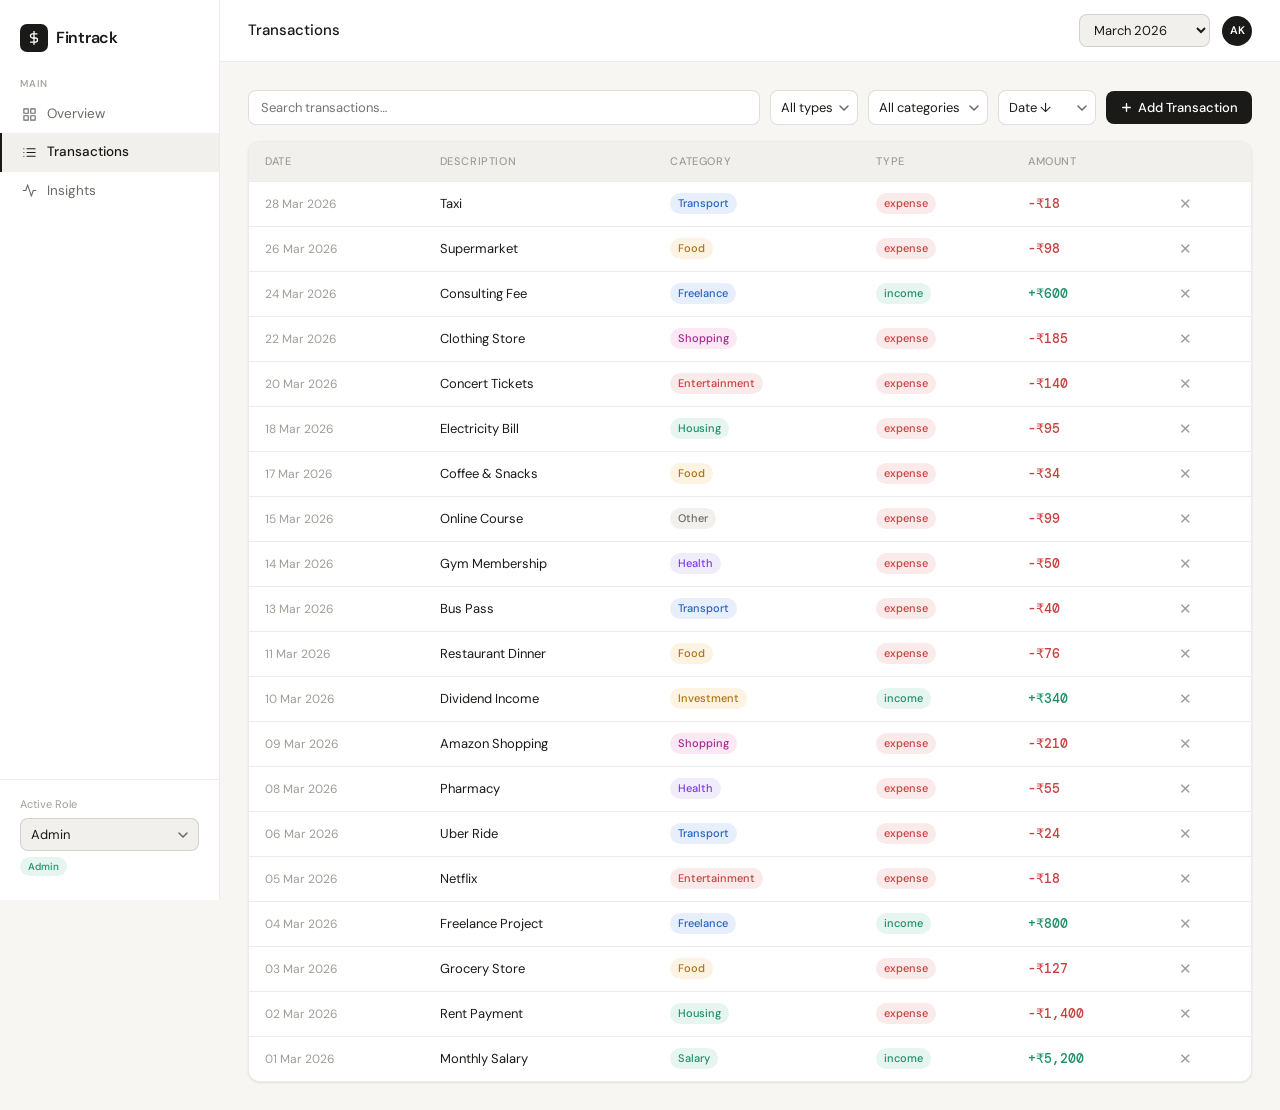
<file: pages/transactions.html>
<!DOCTYPE html>
<html lang="en">
<head>
  <meta charset="UTF-8" />
  <meta name="viewport" content="width=device-width, initial-scale=1.0" />
  <title>Transactions — Fintrack</title>
  <link href="https://fonts.googleapis.com/css2?family=DM+Sans:wght@300;400;500;600&family=DM+Mono:wght@400;500&display=swap" rel="stylesheet" />
  <link rel="stylesheet" href="../style.css" />
</head>
<body>

<div class="sidebar-overlay"></div>

<div class="shell">

  <aside class="sidebar" id="sidebar-mount"></aside>

  <div class="main">
    <header class="topbar" id="topbar-mount"></header>

    <div class="content">

      <!-- Toolbar -->
      <div class="tx-toolbar">
        <input type="text" id="txSearch" class="tx-search" placeholder="Search transactions…" />
        <select id="txType" class="tx-filter">
          <option value="all">All types</option>
          <option value="income">Income</option>
          <option value="expense">Expense</option>
        </select>
        <select id="txCategory" class="tx-filter">
          <option value="all">All categories</option>
          <option>Food</option><option>Transport</option><option>Housing</option>
          <option>Entertainment</option><option>Health</option><option>Shopping</option>
          <option>Salary</option><option>Freelance</option><option>Investment</option><option>Other</option>
        </select>
        <select id="txSort" class="tx-sort">
          <option value="date-desc">Date ↓</option>
          <option value="date-asc">Date ↑</option>
          <option value="amount-desc">Amount ↓</option>
          <option value="amount-asc">Amount ↑</option>
        </select>
        <button id="addTxBtn" class="add-btn">
          <svg width="13" height="13" viewBox="0 0 24 24" fill="none" stroke="currentColor" stroke-width="2.5" stroke-linecap="round">
            <line x1="12" y1="5" x2="12" y2="19"/><line x1="5" y1="12" x2="19" y2="12"/>
          </svg>
          Add Transaction
        </button>
      </div>

      <!-- Table -->
      <div class="tx-table-wrap">
        <table>
          <thead>
            <tr>
              <th data-sort="date">Date</th>
              <th data-sort="desc">Description</th>
              <th data-sort="category">Category</th>
              <th data-sort="type">Type</th>
              <th data-sort="amount">Amount</th>
              <th></th>
            </tr>
          </thead>
          <tbody id="txBody"></tbody>
        </table>
      </div>

    </div>
  </div>
</div>

<!-- Add Transaction Modal -->
<div class="modal-overlay" id="txModal">
  <div class="modal">
    <div class="modal-title">Add Transaction</div>
    <form id="txForm" onsubmit="return false">
      <div class="form-row">
        <label class="form-label" for="f-date">Date</label>
        <input type="date" id="f-date" class="form-input" value="2026-03-01" />
      </div>
      <div class="form-row">
        <label class="form-label" for="f-desc">Description</label>
        <input type="text" id="f-desc" class="form-input" placeholder="e.g. Grocery Store" />
      </div>
      <div class="form-row">
        <label class="form-label" for="f-category">Category</label>
        <select id="f-category" class="form-select">
          <option value="">Select category</option>
          <option>Food</option><option>Transport</option><option>Housing</option>
          <option>Entertainment</option><option>Health</option><option>Shopping</option>
          <option>Salary</option><option>Freelance</option><option>Investment</option><option>Other</option>
        </select>
      </div>
      <div class="form-row">
        <label class="form-label" for="f-type">Type</label>
        <select id="f-type" class="form-select">
          <option value="">Select type</option>
          <option value="income">Income</option>
          <option value="expense">Expense</option>
        </select>
      </div>
      <div class="form-row">
        <label class="form-label" for="f-amount">Amount (₹)</label>
        <input type="number" id="f-amount" class="form-input" placeholder="0" min="1" step="1" />
      </div>
    </form>
    <div class="modal-actions">
      <button class="btn-cancel" id="cancelBtn">Cancel</button>
      <button class="btn-save"   id="saveBtn">Save Transaction</button>
    </div>
  </div>
</div>

<div class="toast" id="toast"></div>

<script src="../js/data.js"></script>
<script src="../js/layout.js"></script>
<script src="../js/transactions.js"></script>
</body>
</html>
</file>
<file: style.css>
/* ── Reset ── */
*, *::before, *::after { box-sizing: border-box; margin: 0; padding: 0; }

/* ── Design tokens ── */
:root {
  --bg:         #f7f6f3;
  --surface:    #ffffff;
  --surface-2:  #f2f0ec;
  --border:     rgba(0,0,0,0.08);
  --border-md:  rgba(0,0,0,0.13);
  --text:       #1a1a18;
  --text-2:     #6b6a65;
  --text-3:     #9e9d98;
  --green:      #1d8f6a;
  --green-bg:   #e6f5ef;
  --red:        #c94040;
  --red-bg:     #fbeaea;
  --amber:      #b07014;
  --amber-bg:   #fdf3e3;
  --blue:       #2563c0;
  --blue-bg:    #e8effc;
  --purple:     #7c3aed;
  --purple-bg:  #f0ecfa;
  --accent:     #1a1a18;
  --radius:     12px;
  --radius-sm:  8px;
  --shadow:     0 1px 3px rgba(0,0,0,0.06), 0 1px 2px rgba(0,0,0,0.04);
}

/* ── Base ── */
body {
  font-family: 'DM Sans', sans-serif;
  background: var(--bg);
  color: var(--text);
  min-height: 100vh;
  font-size: 14px;
  line-height: 1.5;
}
a { text-decoration: none; color: inherit; }

/* ── App shell ── */
.shell { display: flex; min-height: 100vh; }

/* ── Sidebar ── */
.sidebar {
  width: 220px;
  background: var(--surface);
  border-right: 1px solid var(--border);
  display: flex;
  flex-direction: column;
  padding: 24px 0;
  position: fixed;
  top: 0; left: 0; bottom: 0;
  z-index: 100;
  transition: transform 0.25s;
}
.sidebar-logo {
  padding: 0 20px 24px;
  font-size: 16px;
  font-weight: 600;
  letter-spacing: -0.3px;
  display: flex;
  align-items: center;
  gap: 8px;
}
.logo-icon {
  width: 28px; height: 28px;
  background: var(--accent);
  border-radius: 7px;
  display: flex; align-items: center; justify-content: center;
  flex-shrink: 0;
}
.nav-section { flex: 1; }
.nav-label {
  font-size: 10px;
  font-weight: 500;
  text-transform: uppercase;
  letter-spacing: 0.8px;
  color: var(--text-3);
  padding: 0 20px;
  margin-bottom: 4px;
}
.nav-item {
  display: flex;
  align-items: center;
  gap: 10px;
  padding: 9px 20px;
  font-size: 13.5px;
  font-weight: 400;
  color: var(--text-2);
  cursor: pointer;
  border-left: 2px solid transparent;
  transition: background 0.12s, color 0.12s;
  user-select: none;
}
.nav-item:hover { background: var(--surface-2); color: var(--text); }
.nav-item.active {
  color: var(--text);
  background: var(--surface-2);
  border-left-color: var(--accent);
  font-weight: 500;
}
.nav-item svg { width: 15px; height: 15px; flex-shrink: 0; }
.sidebar-bottom {
  margin-top: auto;
  padding: 16px 20px 0;
  border-top: 1px solid var(--border);
}
.role-label { font-size: 11px; color: var(--text-3); margin-bottom: 6px; }
.role-select {
  width: 100%;
  padding: 7px 10px;
  border: 1px solid var(--border-md);
  border-radius: var(--radius-sm);
  background: var(--surface-2);
  font-family: inherit;
  font-size: 13px;
  color: var(--text);
  cursor: pointer;
  appearance: none;
  background-image: url("data:image/svg+xml,%3Csvg xmlns='http://www.w3.org/2000/svg' width='10' height='6' fill='none'%3E%3Cpath d='M1 1l4 4 4-4' stroke='%236b6a65' stroke-width='1.5' stroke-linecap='round'/%3E%3C/svg%3E");
  background-repeat: no-repeat;
  background-position: right 10px center;
}
.role-badge {
  display: inline-block;
  margin-top: 6px;
  font-size: 10px;
  font-weight: 500;
  padding: 2px 8px;
  border-radius: 20px;
  background: var(--green-bg);
  color: var(--green);
}
.role-badge.viewer { background: var(--blue-bg); color: var(--blue); }

/* ── Main ── */
.main { margin-left: 220px; flex: 1; min-width: 0; }

/* ── Topbar ── */
.topbar {
  background: var(--surface);
  border-bottom: 1px solid var(--border);
  padding: 14px 28px;
  display: flex;
  align-items: center;
  justify-content: space-between;
  position: sticky;
  top: 0;
  z-index: 50;
}
.page-title { font-size: 15px; font-weight: 500; }
.topbar-right { display: flex; align-items: center; gap: 12px; }
.month-select {
  padding: 6px 10px;
  border: 1px solid var(--border-md);
  border-radius: var(--radius-sm);
  font-family: inherit;
  font-size: 13px;
  background: var(--surface-2);
  color: var(--text);
  cursor: pointer;
}
.avatar {
  width: 30px; height: 30px;
  border-radius: 50%;
  background: var(--accent);
  color: #fff;
  display: flex; align-items: center; justify-content: center;
  font-size: 11px;
  font-weight: 600;
}
.hamburger {
  display: none;
  background: none;
  border: none;
  cursor: pointer;
  padding: 4px;
  color: var(--text);
}

/* ── Page content ── */
.content { padding: 28px; }
.section-title {
  font-size: 11px;
  font-weight: 500;
  text-transform: uppercase;
  letter-spacing: 0.8px;
  color: var(--text-3);
  margin-bottom: 14px;
}

/* ── Cards ── */
.cards-row {
  display: grid;
  grid-template-columns: repeat(4, 1fr);
  gap: 14px;
  margin-bottom: 28px;
}
.card {
  background: var(--surface);
  border: 1px solid var(--border);
  border-radius: var(--radius);
  padding: 18px 20px;
  box-shadow: var(--shadow);
}
.card-label { font-size: 12px; color: var(--text-3); margin-bottom: 8px; }
.card-value { font-size: 24px; font-weight: 600; letter-spacing: -0.5px; margin-bottom: 6px; }
.card-sub { font-size: 12px; display: flex; align-items: center; gap: 4px; }
.card-sub.up   { color: var(--green); }
.card-sub.down { color: var(--red);   }
.card-icon {
  width: 32px; height: 32px;
  border-radius: 8px;
  display: flex; align-items: center; justify-content: center;
  margin-bottom: 12px;
}
.card-icon.green  { background: var(--green-bg);  color: var(--green);  }
.card-icon.red    { background: var(--red-bg);    color: var(--red);    }
.card-icon.blue   { background: var(--blue-bg);   color: var(--blue);   }
.card-icon.amber  { background: var(--amber-bg);  color: var(--amber);  }

/* ── Chart cards ── */
.charts-row {
  display: grid;
  grid-template-columns: 1.6fr 1fr;
  gap: 14px;
  margin-bottom: 28px;
}
.chart-card {
  background: var(--surface);
  border: 1px solid var(--border);
  border-radius: var(--radius);
  padding: 20px;
  box-shadow: var(--shadow);
}
.chart-header {
  display: flex;
  align-items: flex-start;
  justify-content: space-between;
  margin-bottom: 18px;
}
.chart-title { font-size: 13px; font-weight: 500; }
.chart-sub   { font-size: 12px; color: var(--text-3); margin-top: 2px; }
.chart-canvas-wrap { position: relative; width: 100%; height: 220px; }
.donut-wrap        { position: relative; width: 100%; height: 200px; }

/* Donut legend */
.donut-legend { margin-top: 14px; display: flex; flex-direction: column; gap: 8px; }
.legend-item  { display: flex; align-items: center; justify-content: space-between; font-size: 12px; }
.legend-left  { display: flex; align-items: center; gap: 7px; }
.legend-dot   { width: 9px; height: 9px; border-radius: 50%; flex-shrink: 0; }
.legend-name  { color: var(--text-2); }
.legend-val   { font-weight: 500; }

/* ── Transactions table ── */
.tx-toolbar {
  display: flex;
  align-items: center;
  gap: 10px;
  margin-bottom: 16px;
  flex-wrap: wrap;
}
.tx-search {
  flex: 1;
  min-width: 160px;
  padding: 8px 12px;
  border: 1px solid var(--border-md);
  border-radius: var(--radius-sm);
  font-family: inherit;
  font-size: 13px;
  background: var(--surface);
  color: var(--text);
  outline: none;
  transition: border-color 0.15s;
}
.tx-search:focus { border-color: var(--accent); }
.tx-filter, .tx-sort {
  padding: 8px 10px;
  border: 1px solid var(--border-md);
  border-radius: var(--radius-sm);
  font-family: inherit;
  font-size: 13px;
  background: var(--surface);
  color: var(--text);
  cursor: pointer;
  appearance: none;
  background-image: url("data:image/svg+xml,%3Csvg xmlns='http://www.w3.org/2000/svg' width='10' height='6' fill='none'%3E%3Cpath d='M1 1l4 4 4-4' stroke='%236b6a65' stroke-width='1.5' stroke-linecap='round'/%3E%3C/svg%3E");
  background-repeat: no-repeat;
  background-position: right 8px center;
  padding-right: 24px;
}
.add-btn {
  padding: 8px 14px;
  background: var(--accent);
  color: #fff;
  border: none;
  border-radius: var(--radius-sm);
  font-family: inherit;
  font-size: 13px;
  font-weight: 500;
  cursor: pointer;
  display: flex;
  align-items: center;
  gap: 5px;
  transition: opacity 0.15s;
  white-space: nowrap;
}
.add-btn:hover { opacity: 0.82; }
.add-btn.hidden { display: none; }

.tx-table-wrap {
  background: var(--surface);
  border: 1px solid var(--border);
  border-radius: var(--radius);
  box-shadow: var(--shadow);
  overflow: hidden;
}
table { width: 100%; border-collapse: collapse; }
thead th {
  text-align: left;
  padding: 11px 16px;
  font-size: 11px;
  font-weight: 500;
  text-transform: uppercase;
  letter-spacing: 0.6px;
  color: var(--text-3);
  border-bottom: 1px solid var(--border);
  background: var(--surface-2);
  cursor: pointer;
  user-select: none;
  white-space: nowrap;
}
thead th:hover { color: var(--text); }
tbody tr {
  border-bottom: 1px solid var(--border);
  transition: background 0.1s;
}
tbody tr:last-child { border-bottom: none; }
tbody tr:hover { background: var(--surface-2); }
tbody td { padding: 11px 16px; font-size: 13px; vertical-align: middle; }
.tx-cat {
  display: inline-block;
  font-size: 11px;
  font-weight: 500;
  padding: 2px 8px;
  border-radius: 20px;
}
.tx-amount { font-family: 'DM Mono', monospace; font-size: 13px; font-weight: 500; }
.tx-amount.income  { color: var(--green); }
.tx-amount.expense { color: var(--red);   }
.tx-date { color: var(--text-3); font-size: 12px; }
.no-data { text-align: center; padding: 48px; color: var(--text-3); font-size: 13px; }

/* ── Insights ── */
.insights-grid {
  display: grid;
  grid-template-columns: repeat(3, 1fr);
  gap: 14px;
  margin-bottom: 28px;
}
.insight-card {
  background: var(--surface);
  border: 1px solid var(--border);
  border-radius: var(--radius);
  padding: 18px 20px;
  box-shadow: var(--shadow);
}
.insight-tag {
  font-size: 10px;
  font-weight: 500;
  text-transform: uppercase;
  letter-spacing: 0.6px;
  padding: 2px 7px;
  border-radius: 20px;
  display: inline-block;
  margin-bottom: 10px;
}
.insight-tag.amber  { background: var(--amber-bg);  color: var(--amber);  }
.insight-tag.blue   { background: var(--blue-bg);   color: var(--blue);   }
.insight-tag.green  { background: var(--green-bg);  color: var(--green);  }
.insight-heading    { font-size: 14px; font-weight: 500; margin-bottom: 5px; }
.insight-body       { font-size: 12.5px; color: var(--text-2); line-height: 1.55; }
.insight-number     { font-size: 28px; font-weight: 600; letter-spacing: -0.5px; margin: 8px 0 4px; }

.monthly-bars     { display: flex; flex-direction: column; gap: 12px; margin-top: 10px; }
.monthly-bar-row  { display: flex; flex-direction: column; gap: 4px; }
.monthly-bar-label { display: flex; justify-content: space-between; font-size: 12px; color: var(--text-2); }
.bar-track  { height: 6px; background: var(--surface-2); border-radius: 3px; overflow: hidden; }
.bar-fill   { height: 100%; border-radius: 3px; transition: width 0.5s ease; }

/* ── Modal ── */
.modal-overlay {
  display: none;
  position: fixed;
  inset: 0;
  background: rgba(0,0,0,0.35);
  z-index: 300;
  align-items: center;
  justify-content: center;
}
.modal-overlay.open { display: flex; }
.modal {
  background: var(--surface);
  border-radius: var(--radius);
  padding: 28px;
  width: 420px;
  max-width: calc(100vw - 40px);
  box-shadow: 0 8px 32px rgba(0,0,0,0.14);
  animation: modalIn 0.18s ease;
}
@keyframes modalIn {
  from { opacity: 0; transform: translateY(-10px) scale(0.97); }
  to   { opacity: 1; transform: translateY(0)    scale(1);    }
}
.modal-title { font-size: 15px; font-weight: 600; margin-bottom: 20px; }
.form-row    { margin-bottom: 14px; }
.form-label  { font-size: 12px; color: var(--text-2); margin-bottom: 5px; display: block; }
.form-input, .form-select {
  width: 100%;
  padding: 9px 12px;
  border: 1px solid var(--border-md);
  border-radius: var(--radius-sm);
  font-family: inherit;
  font-size: 13px;
  color: var(--text);
  background: var(--surface);
  outline: none;
  transition: border-color 0.15s;
}
.form-input:focus, .form-select:focus { border-color: var(--accent); }
.form-select { appearance: none; cursor: pointer; }
.modal-actions { display: flex; gap: 10px; justify-content: flex-end; margin-top: 20px; }
.btn-cancel {
  padding: 8px 16px;
  background: var(--surface-2);
  border: 1px solid var(--border-md);
  border-radius: var(--radius-sm);
  font-family: inherit;
  font-size: 13px;
  cursor: pointer;
  color: var(--text-2);
}
.btn-save {
  padding: 8px 16px;
  background: var(--accent);
  color: #fff;
  border: none;
  border-radius: var(--radius-sm);
  font-family: inherit;
  font-size: 13px;
  font-weight: 500;
  cursor: pointer;
}
.btn-cancel:hover { background: var(--border); }
.btn-save:hover   { opacity: 0.85; }

/* ── Mobile sidebar overlay ── */
.sidebar-overlay {
  display: none;
  position: fixed;
  inset: 0;
  background: rgba(0,0,0,0.35);
  z-index: 90;
}

/* ── Toast ── */
.toast {
  position: fixed;
  bottom: 24px;
  right: 24px;
  background: var(--accent);
  color: #fff;
  padding: 10px 16px;
  border-radius: var(--radius-sm);
  font-size: 13px;
  font-weight: 500;
  z-index: 999;
  opacity: 0;
  transform: translateY(8px);
  transition: all 0.22s;
  pointer-events: none;
}
.toast.show { opacity: 1; transform: translateY(0); }

/* ── Responsive ── */
@media (max-width: 1100px) {
  .cards-row     { grid-template-columns: repeat(2, 1fr); }
  .insights-grid { grid-template-columns: repeat(2, 1fr); }
}
@media (max-width: 900px) {
  .charts-row { grid-template-columns: 1fr; }
}
@media (max-width: 720px) {
  .sidebar { transform: translateX(-100%); }
  .sidebar.open { transform: translateX(0); }
  .sidebar-overlay.open { display: block; }
  .main { margin-left: 0; }
  .hamburger { display: block; }
  .content { padding: 18px; }
  .cards-row { grid-template-columns: repeat(2, 1fr); gap: 10px; }
  .insights-grid { grid-template-columns: 1fr; }
  .topbar { padding: 12px 18px; }
}
@media (max-width: 480px) {
  .cards-row { grid-template-columns: 1fr; }
}
</file>
